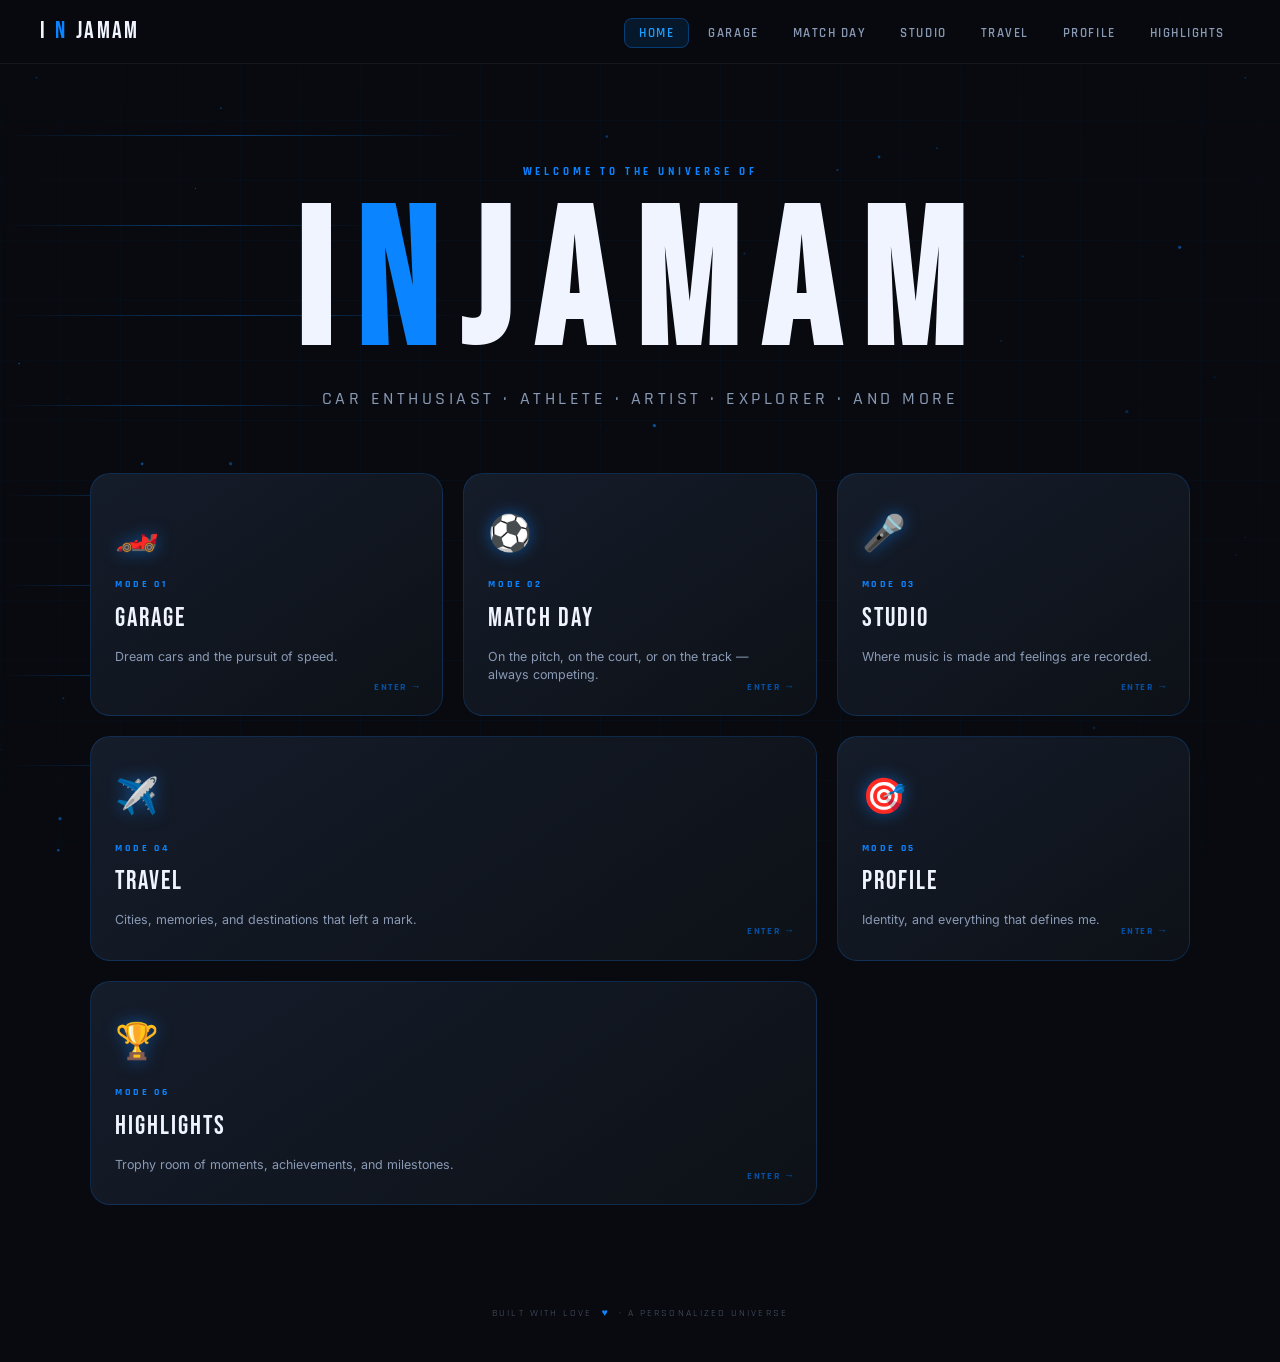
<file: index.html>
<!DOCTYPE html>
<html lang="en">
<head>
  <meta charset="UTF-8"/>
  <meta name="viewport" content="width=device-width, initial-scale=1.0"/>
  <title>INJAMAM — Personal Universe</title><!-- ← Change name -->
  <link rel="stylesheet" href="shared.css"/>
  <style>
    /* ── HOME-SPECIFIC STYLES ── */
    .hero {
      min-height: 100vh;
      display: flex;
      flex-direction: column;
      align-items: center;
      justify-content: center;
      text-align: center;
      padding: 100px 40px 60px;
      position: relative;
    }

    /* Animated speed lines */
    .speed-lines {
      position: fixed; inset: 0; z-index: 0; pointer-events: none; overflow: hidden;
    }
    .speed-line {
      position: absolute; top: 50%;
      height: 1px;
      background: linear-gradient(90deg, transparent, rgba(10,132,255,0.4), transparent);
      animation: speed-pass 4s ease-in-out infinite;
      transform-origin: left center;
    }
    @keyframes speed-pass {
      0%   { left: -100%; width: 30%; opacity: 0; }
      20%  { opacity: 1; }
      80%  { opacity: 1; }
      100% { left: 150%; width: 10%; opacity: 0; }
    }

    .hero-eyebrow {
      font-family: var(--font-ui);
      font-size: 0.7rem;
      font-weight: 700;
      letter-spacing: 0.35em;
      text-transform: uppercase;
      color: var(--blue-core);
      margin-bottom: 20px;
      animation: float-up 0.8s ease forwards;
    }

    .hero-name {
      font-family: var(--font-display);
      font-size: clamp(5rem, 15vw, 12rem);
      letter-spacing: 0.12em;
      line-height: 0.9;
      color: var(--white);
      margin-bottom: 10px;
      animation: float-up 0.8s 0.1s ease both;
      position: relative;
    }
    .hero-name .accent { color: var(--blue-core); }

    .hero-tagline {
      font-family: var(--font-ui);
      font-size: clamp(0.9rem, 2vw, 1.1rem);
      font-weight: 500;
      letter-spacing: 0.2em;
      text-transform: uppercase;
      color: var(--silver);
      margin-bottom: 60px;
      animation: float-up 0.8s 0.2s ease both;
    }

    /* ── MODE CARDS GRID ── */
    .mode-grid {
      display: grid;
      grid-template-columns: repeat(3, 1fr);
      gap: 20px;
      max-width: 1100px;
      width: 100%;
      animation: float-up 0.8s 0.35s ease both;
    }

    .mode-card {
      position: relative;
      border: 1px solid rgba(10,132,255,0.2);
      border-radius: var(--radius-lg);
      background: var(--gradient-card);
      padding: 30px 24px;
      cursor: pointer;
      overflow: hidden;
      transition: transform 0.4s cubic-bezier(.2,.8,.2,1),
                  box-shadow 0.4s ease,
                  border-color 0.4s ease;
      text-align: left;
    }
    .mode-card::before {
      content: '';
      position: absolute; inset: 0;
      background: radial-gradient(ellipse at 30% 30%, rgba(10,132,255,0.12) 0%, transparent 70%);
      opacity: 0; transition: opacity 0.4s;
    }
    .mode-card::after {
      content: '';
      position: absolute; top: 0; left: -100%;
      width: 60%; height: 1px;
      background: linear-gradient(90deg, transparent, var(--blue-core), transparent);
      transition: left 0.5s ease;
    }
    .mode-card:hover { transform: translateY(-8px) scale(1.01); box-shadow: var(--shadow-hover); border-color: rgba(10,132,255,0.6); }
    .mode-card:hover::before { opacity: 1; }
    .mode-card:hover::after  { left: 100%; }

    .mode-card-icon {
      font-size: 2.2rem;
      margin-bottom: 16px;
      display: block;
      filter: drop-shadow(0 0 8px rgba(10,132,255,0.5));
    }
    .mode-card-label {
      font-family: var(--font-ui);
      font-size: 0.65rem;
      font-weight: 700;
      letter-spacing: 0.25em;
      text-transform: uppercase;
      color: var(--blue-core);
      margin-bottom: 6px;
    }
    .mode-card-title {
      font-family: var(--font-display);
      font-size: 1.6rem;
      letter-spacing: 0.08em;
      color: var(--white);
      margin-bottom: 8px;
    }
    .mode-card-sub {
      font-size: 0.78rem;
      color: var(--text-body);
      line-height: 1.5;
    }
    .mode-card-arrow {
      position: absolute; bottom: 20px; right: 20px;
      font-family: var(--font-ui);
      font-size: 0.65rem;
      font-weight: 700;
      letter-spacing: 0.15em;
      text-transform: uppercase;
      color: var(--blue-dim);
      transition: color 0.3s;
    }
    .mode-card:hover .mode-card-arrow { color: var(--blue-glow); }

    /* Wide card spans full width */
    .mode-card.wide { grid-column: span 2; }

    .home-footer {
      padding: 40px;
      text-align: center;
      font-family: var(--font-ui);
      font-size: 0.65rem;
      letter-spacing: 0.2em;
      text-transform: uppercase;
      color: var(--text-muted);
    }

    .footer-heart {
      display: inline-block;
      margin: 0 4px;
      color: var(--blue-core);
      text-decoration: none;
      transition: transform 0.2s ease, color 0.2s ease, text-shadow 0.2s ease;
    }

    .footer-heart:hover {
      color: var(--blue-glow);
      transform: scale(1.15);
      text-shadow: 0 0 10px rgba(10,132,255,0.45);
    }

    @media (max-width: 900px) {
      .mode-grid { grid-template-columns: repeat(2, 1fr); }
      .mode-card.wide { grid-column: span 1; }
    }
    @media (max-width: 600px) {
      .mode-grid { grid-template-columns: 1fr; }
      .hero { padding: 80px 20px 40px; }
    }
  </style>
</head>
<body>

<!-- Background effects -->
<div class="bg-grid"></div>
<canvas id="particles-canvas"></canvas>
<div class="speed-lines" id="speed-lines"></div>

<!-- Navigation -->
<nav class="nav">
  <div class="nav-logo">I<span>N</span>JAMAM</div><!-- ← Edit logo letters -->
  <ul class="nav-links">
    <li><a href="index.html"      class="active">Home</a></li>
    <li><a href="garage.html">Garage</a></li>
    <li><a href="sports.html">Match Day</a></li>
    <li><a href="studio.html">Studio</a></li>
    <li><a href="travel.html">Travel</a></li>
    <li><a href="profile.html">Profile</a></li>
    <li><a href="highlights.html">Highlights</a></li>
  </ul>
  <button class="nav-menu-btn" aria-label="Menu">
    <span></span><span></span><span></span>
  </button>
</nav>

<!-- Hero -->
<div class="page-wrapper">
  <section class="hero">
    <p class="hero-eyebrow">Welcome to the universe of</p>
    <!-- ↓ Edit the name letters below -->
    <h1 class="hero-name">I<span class="accent">N</span>JAMAM</h1>
    <p class="hero-tagline">Car Enthusiast · Athlete · Artist · Explorer · And More</p><!-- ← Edit tagline -->

    <!-- Mode Cards -->
    <div class="mode-grid">

      <a href="garage.html" class="mode-card">
        <span class="mode-card-icon">🏎️</span>
        <div class="mode-card-label">Mode 01</div>
        <div class="mode-card-title">Garage</div>
        <div class="mode-card-sub">Dream cars and the pursuit of speed.</div>
        <div class="mode-card-arrow">Enter →</div>
      </a>

      <a href="sports.html" class="mode-card">
        <span class="mode-card-icon">⚽</span>
        <div class="mode-card-label">Mode 02</div>
        <div class="mode-card-title">Match Day</div>
        <div class="mode-card-sub">On the pitch, on the court, or on the track — always competing.</div>
        <div class="mode-card-arrow">Enter →</div>
      </a>

      <a href="studio.html" class="mode-card">
        <span class="mode-card-icon">🎤</span>
        <div class="mode-card-label">Mode 03</div>
        <div class="mode-card-title">Studio</div>
        <div class="mode-card-sub">Where music is made and feelings are recorded.</div>
        <div class="mode-card-arrow">Enter →</div>
      </a>

      <a href="travel.html" class="mode-card wide">
        <span class="mode-card-icon">✈️</span>
        <div class="mode-card-label">Mode 04</div>
        <div class="mode-card-title">Travel</div>
        <div class="mode-card-sub">Cities, memories, and destinations that left a mark.</div>
        <div class="mode-card-arrow">Enter →</div>
      </a>

      <a href="profile.html" class="mode-card">
        <span class="mode-card-icon">🎯</span>
        <div class="mode-card-label">Mode 05</div>
        <div class="mode-card-title">Profile</div>
        <div class="mode-card-sub">Identity, and everything that defines me.</div>
        <div class="mode-card-arrow">Enter →</div>
      </a>

      <a href="highlights.html" class="mode-card wide">
        <span class="mode-card-icon">🏆</span>
        <div class="mode-card-label">Mode 06</div>
        <div class="mode-card-title">Highlights</div>
        <div class="mode-card-sub">Trophy room of moments, achievements, and milestones.</div>
        <div class="mode-card-arrow">Enter →</div>
      </a>


    </div>
  </section>

  <footer class="home-footer">
    Built with love
    <a href="admin.html" class="footer-heart" aria-label="Open admin">♥</a>
    · A personalized universe
  </footer>
</div>

<script src="data.js"></script>
<script src="scripts.js"></script>
<script>
  // Generate speed lines
  const container = document.getElementById('speed-lines');
  for (let i = 0; i < 8; i++) {
    const line = document.createElement('div');
    line.className = 'speed-line';
    line.style.top  = `${15 + i * 10}%`;
    line.style.width = `${20 + Math.random() * 20}%`;
    line.style.animationDelay = `${i * 0.5}s`;
    line.style.animationDuration = `${3 + Math.random() * 3}s`;
    container.appendChild(line);
  }
</script>
</body>
</html>
</file>
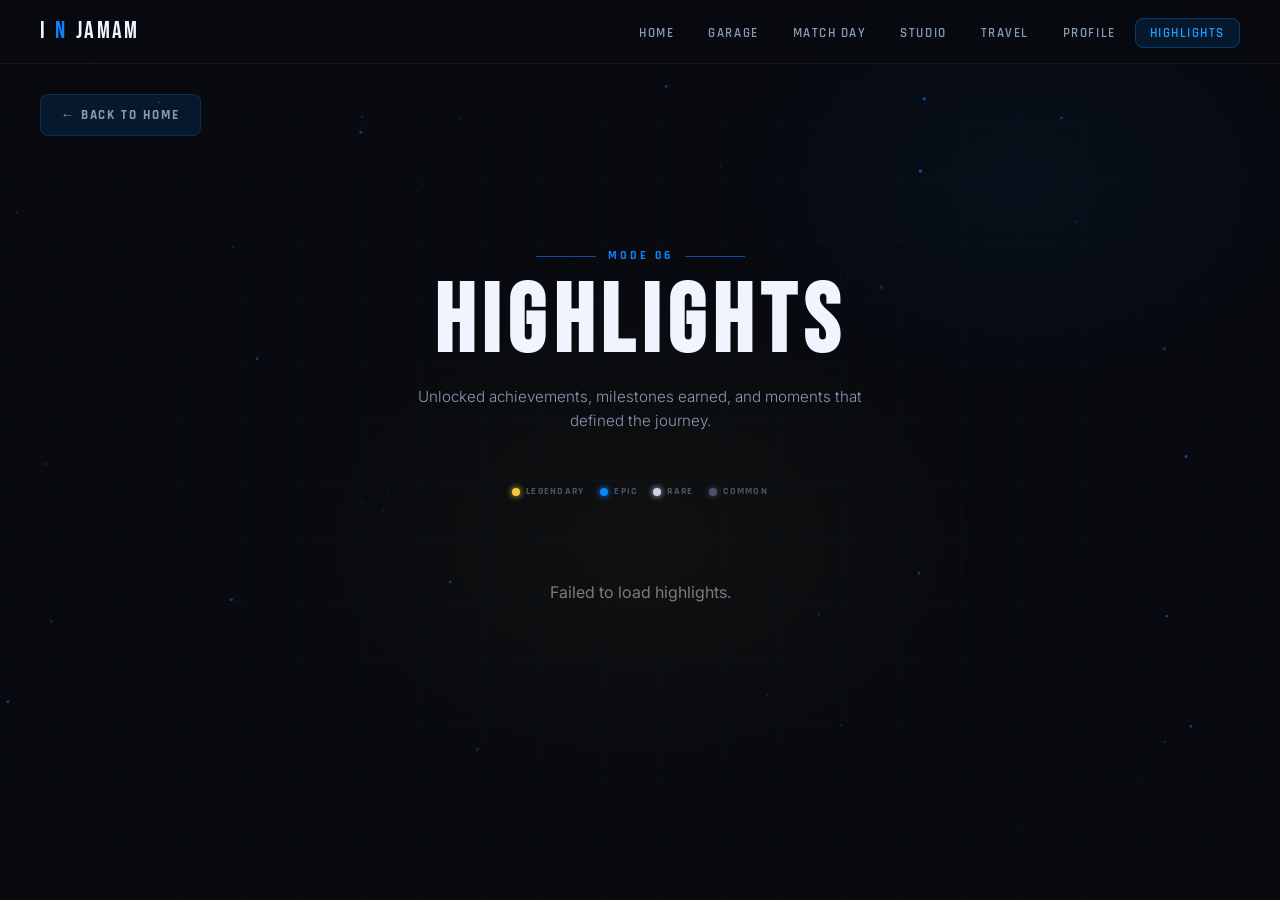
<file: highlights.html>
<!DOCTYPE html>
<html lang="en">
<head>
  <meta charset="UTF-8"/>
  <meta name="viewport" content="width=device-width, initial-scale=1.0"/>
  <title>Highlights — Achievements</title>
  <link rel="stylesheet" href="shared.css"/>
  <style>
    /* ── HIGHLIGHTS-SPECIFIC ── */
    .trophy-bg {
      position: fixed; inset: 0; z-index: 0; pointer-events: none;
      background:
        radial-gradient(ellipse 50% 50% at 50% 60%, rgba(245,200,66,0.04) 0%, transparent 60%),
        radial-gradient(ellipse 40% 40% at 80% 20%, rgba(10,132,255,0.05) 0%, transparent 60%);
    }

    /* Achievement card */
    .achievement-card {
      position: relative;
      border-radius: var(--radius-lg);
      border: 1px solid rgba(255,255,255,0.07);
      background: var(--gradient-card);
      padding: 28px 22px;
      cursor: pointer;
      overflow: hidden;
      transition: transform 0.4s cubic-bezier(.2,.8,.2,1), box-shadow 0.4s, border-color 0.4s;
      text-align: center;
    }
    .achievement-card::before {
      content: '';
      position: absolute; inset: 0;
      background: radial-gradient(ellipse at 50% 30%, var(--rarity-glow, rgba(10,132,255,0.15)) 0%, transparent 70%);
      opacity: 0; transition: opacity 0.4s;
    }
    .achievement-card:hover {
      transform: translateY(-8px);
      border-color: var(--rarity-color, rgba(10,132,255,0.5));
      box-shadow: 0 0 40px var(--rarity-glow, rgba(10,132,255,0.3)), 0 8px 40px rgba(0,0,0,0.7);
    }
    .achievement-card:hover::before { opacity: 1; }

    /* Unlock sweep */
    .achievement-card::after {
      content: '';
      position: absolute; top: 0; left: -100%;
      width: 60%; height: 100%;
      background: linear-gradient(90deg, transparent, rgba(255,255,255,0.04), transparent);
      transition: left 0.6s ease;
    }
    .achievement-card:hover::after { left: 150%; }

    .achievement-icon {
      font-size: 2.8rem;
      margin-bottom: 14px;
      display: block;
      filter: drop-shadow(0 0 12px var(--rarity-glow, rgba(10,132,255,0.5)));
      transition: transform 0.3s;
    }
    .achievement-card:hover .achievement-icon { transform: scale(1.15); }

    .rarity-label {
      font-family: var(--font-ui);
      font-size: 0.6rem;
      font-weight: 700;
      letter-spacing: 0.2em;
      text-transform: uppercase;
      color: var(--rarity-color, var(--blue-core));
      margin-bottom: 6px;
      display: block;
    }
    .achievement-title {
      font-family: var(--font-ui);
      font-size: 1.1rem;
      font-weight: 700;
      letter-spacing: 0.06em;
      color: var(--white);
      margin-bottom: 4px;
    }
    .achievement-sub {
      font-family: var(--font-ui);
      font-size: 0.65rem;
      font-weight: 600;
      letter-spacing: 0.15em;
      text-transform: uppercase;
      color: var(--text-muted);
      margin-bottom: 10px;
    }
    .achievement-desc {
      font-size: 0.82rem;
      color: var(--text-body);
      line-height: 1.6;
    }

    /* Rarity border glow bottom line */
    .rarity-bar {
      position: absolute; bottom: 0; left: 0; right: 0;
      height: 2px;
      background: var(--rarity-color, var(--blue-core));
      box-shadow: 0 0 10px var(--rarity-color, var(--blue-core));
      opacity: 0.7;
    }

    /* Legend at top */
    .rarity-legend {
      display: flex; gap: 16px; flex-wrap: wrap;
      justify-content: center;
      margin: 0 40px 40px;
    }
    .rarity-dot {
      display: flex; align-items: center; gap: 6px;
      font-family: var(--font-ui);
      font-size: 0.65rem;
      font-weight: 700;
      letter-spacing: 0.12em;
      text-transform: uppercase;
      color: var(--text-muted);
    }
    .rarity-dot::before {
      content: '';
      width: 8px; height: 8px; border-radius: 50%;
      background: var(--dot-color);
      box-shadow: 0 0 6px var(--dot-color);
    }

    @media (max-width: 768px) {
      .card-grid {
        grid-template-columns: repeat(3, minmax(0, 1fr)) !important;
        gap: 10px;
      }

      .achievement-card {
        padding: 16px 10px;
        border-radius: 14px;
      }

      .achievement-icon {
        font-size: 1.55rem;
        margin-bottom: 8px;
      }

      .rarity-label {
        font-size: 0.42rem;
        letter-spacing: 0.12em;
        margin-bottom: 4px;
      }

      .achievement-title {
        font-size: 0.72rem;
        line-height: 1.15;
        margin-bottom: 4px;
      }

      .achievement-sub {
        font-size: 0.42rem;
        letter-spacing: 0.08em;
        margin-bottom: 6px;
      }

      .achievement-desc {
        font-size: 0.58rem;
        line-height: 1.35;
      }

      .rarity-legend {
        margin: 0 20px 22px;
        gap: 10px;
      }

      .rarity-dot {
        font-size: 0.46rem;
        letter-spacing: 0.08em;
        gap: 4px;
      }

      .rarity-dot::before {
        width: 6px;
        height: 6px;
      }
    }

    @media (max-width: 480px) {
      .card-grid {
        grid-template-columns: repeat(3, minmax(0, 1fr)) !important;
        gap: 8px;
      }

      .achievement-card {
        padding: 14px 8px;
        border-radius: 12px;
      }

      .achievement-icon {
        font-size: 1.3rem;
        margin-bottom: 6px;
      }

      .rarity-label {
        font-size: 0.38rem;
        letter-spacing: 0.1em;
      }

      .achievement-title {
        font-size: 0.64rem;
      }

      .achievement-sub {
        font-size: 0.36rem;
        margin-bottom: 5px;
      }

      .achievement-desc {
        font-size: 0.52rem;
        line-height: 1.28;
      }
    }

  </style>
</head>
<body>
<div class="bg-grid"></div>
<div class="trophy-bg"></div>
<canvas id="particles-canvas"></canvas>

<nav class="nav">
  <a class="nav-logo" href="index.html">I<span>N</span>JAMAM</a>
  <ul class="nav-links">
    <li><a href="index.html">Home</a></li>
    <li><a href="garage.html">Garage</a></li>
    <li><a href="sports.html">Match Day</a></li>
    <li><a href="studio.html">Studio</a></li>
    <li><a href="travel.html">Travel</a></li>
    <li><a href="profile.html">Profile</a></li>
    <li><a href="highlights.html" class="active">Highlights</a></li>
  </ul>
  <button class="nav-menu-btn"><span></span><span></span><span></span></button>
</nav>

<div class="page-wrapper">
  <a class="back-btn" href="index.html">← Back to Home</a>

  <div class="section-header">
    <div class="section-eyebrow">Mode 06</div>
    <h1 class="section-title">HIGHLIGHTS</h1>
    <p class="section-subtitle">Unlocked achievements, milestones earned, and moments that defined the journey.</p>
  </div>

  <!-- Rarity legend -->
  <div class="rarity-legend">
    <div class="rarity-dot" style="--dot-color:#f5c842">Legendary</div>
    <div class="rarity-dot" style="--dot-color:#0a84ff">Epic</div>
    <div class="rarity-dot" style="--dot-color:#c8d4e8">Rare</div>
    <div class="rarity-dot" style="--dot-color:#4a5568">Common</div>
  </div>

  <div class="card-grid" id="highlights-grid"
    style="grid-template-columns: repeat(auto-fill, minmax(240px, 1fr));">
  </div>
</div>

<script src="data.js"></script>
<script src="db.js"></script>
<script src="scripts.js"></script>
<script>
const RARITY = {
  Legendary: { color: '#f5c842', glow: 'rgba(245,200,66,0.25)' },
  Epic:      { color: '#0a84ff', glow: 'rgba(10,132,255,0.25)' },
  Rare:      { color: '#c8d4e8', glow: 'rgba(200,212,232,0.15)' },
  Common:    { color: '#4a5568', glow: 'rgba(74,85,104,0.15)' },
};

const grid = document.getElementById('highlights-grid');

async function initHighlights(){
  try{
    const highlightsList = (window.DB && DB.getHighlights)
      ? await DB.getHighlights()
      : highlightsData;

    grid.innerHTML = '';

    highlightsList.forEach((item, i) => {
      const r = RARITY[item.rarity] || RARITY.Common;
      const card = document.createElement('div');
      card.className = 'achievement-card';
      card.style.cssText = `
        --rarity-color: ${r.color};
        --rarity-glow: ${r.glow};
        animation: float-up 0.5s ${i * 0.07}s ease both;
        opacity: 0;
      `;
      card.innerHTML = `
        <div class="rarity-bar"></div>
        <span class="achievement-icon">${item.icon}</span>
        <span class="rarity-label">${item.rarity}</span>
        <div class="achievement-title">${item.title}</div>
        <div class="achievement-sub">${item.subtitle}</div>
        <div class="achievement-desc">${item.description}</div>
      `;
      grid.appendChild(card);
    });
  }catch(err){
    console.error(err);
    grid.innerHTML = '<div style="color:rgba(255,255,255,.45);padding:40px 20px;grid-column:1/-1;text-align:center;">Failed to load highlights.</div>';
  }
}

initHighlights();
</script>
</body>
</html>
</file>
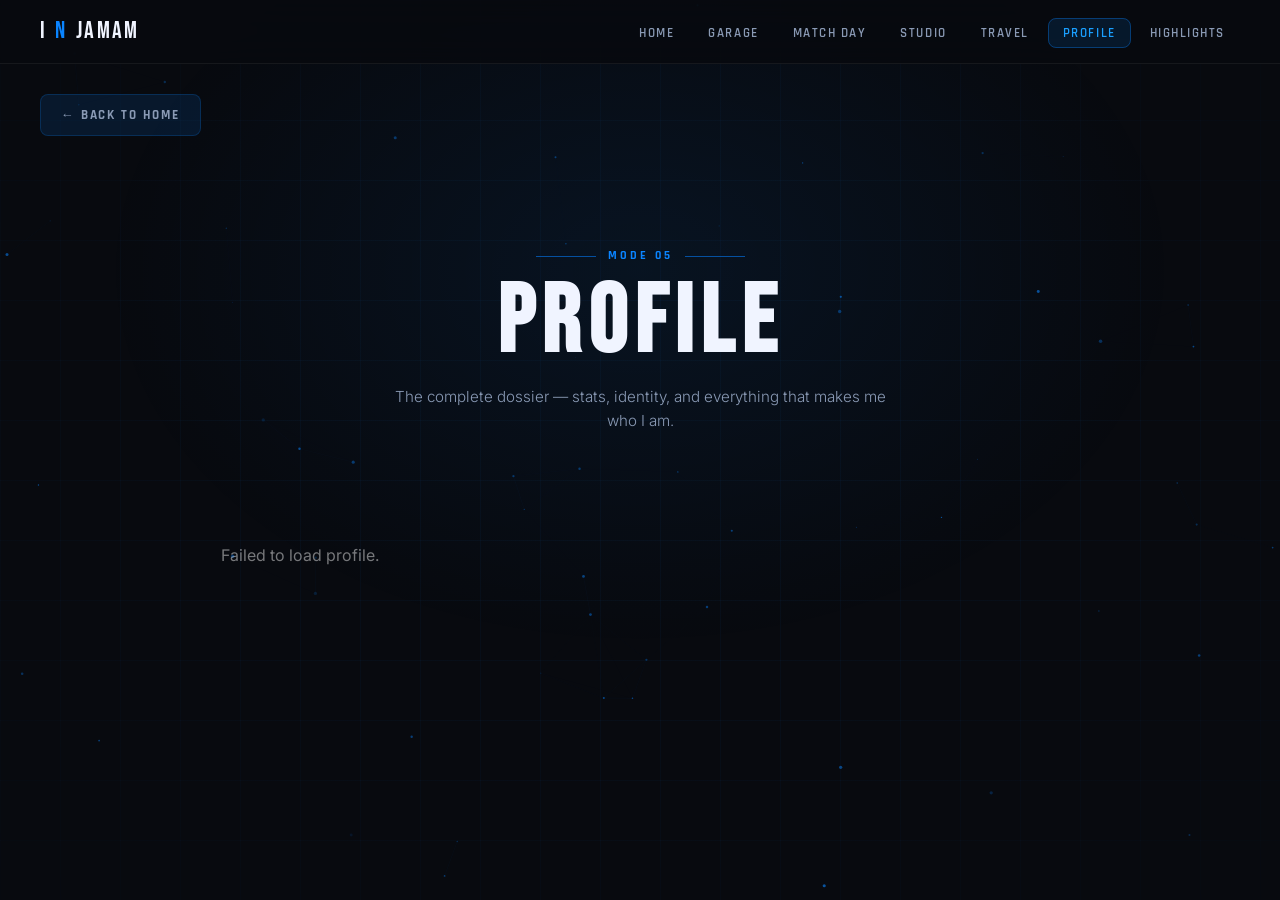
<file: profile.html>
<!DOCTYPE html>
<html lang="en">
<head>
  <meta charset="UTF-8"/>
  <meta name="viewport" content="width=device-width, initial-scale=1.0"/>
  <title>Profile Mode — Stats Dashboard</title>
  <link rel="stylesheet" href="shared.css"/>
  <style>
    /* ── PROFILE-SPECIFIC ── */
    .profile-bg {
      position: fixed; inset: 0; z-index: 0; pointer-events: none;
      background: radial-gradient(ellipse 60% 60% at 50% 30%, rgba(10,132,255,0.08) 0%, transparent 70%);
    }

    .profile-layout {
      max-width: 1100px;
      margin: 0 auto;
      padding: 20px 40px 80px;
      display: grid;
      grid-template-columns: 340px 1fr;
      gap: 30px;
    }

    /* ── PROFILE CARD ── */
    .profile-card {
      background: var(--gradient-card);
      border: var(--border-card);
      border-radius: var(--radius-xl);
      overflow: hidden;
      box-shadow: var(--shadow-card);
      position: sticky;
      top: 90px;
      height: fit-content;
    }
    .profile-card-photo-wrap {
      position: relative;
      width: 100%;
      aspect-ratio: 3/4;
      overflow: hidden;
    }
    .profile-card-photo {
      width: 100%; height: 100%;
      object-fit: cover;
      object-position: top;
      transition: transform 0.6s ease;
    }
    .profile-card:hover .profile-card-photo { transform: scale(1.04); }
    .profile-photo-overlay {
      position: absolute; inset: 0;
      background: linear-gradient(to top, var(--gradient-card) 0%, transparent 55%);
    }
    .profile-card-info {
      padding: 20px 22px 24px;
    }
    .profile-name {
      font-family: var(--font-display);
      font-size: 2rem;
      letter-spacing: 0.1em;
      color: var(--white);
      margin-bottom: 2px;
    }
    .profile-nickname {
      font-family: var(--font-ui);
      font-size: 0.72rem;
      font-weight: 600;
      letter-spacing: 0.2em;
      text-transform: uppercase;
      color: var(--blue-core);
      margin-bottom: 12px;
    }
    .profile-tagline {
      font-size: 0.85rem;
      color: var(--text-body);
      line-height: 1.6;
      border-left: 2px solid var(--blue-core);
      padding-left: 12px;
      margin-bottom: 18px;
    }
    .profile-fav-list {
      list-style: none;
      display: flex; flex-direction: column; gap: 10px;
    }
    .profile-fav-list li {
      display: flex; align-items: baseline; gap: 10px;
    }
    .fav-label {
      font-family: var(--font-ui);
      font-size: 0.6rem;
      font-weight: 700;
      letter-spacing: 0.18em;
      text-transform: uppercase;
      color: var(--text-muted);
      min-width: 90px;
    }
    .fav-val {
      font-family: var(--font-ui);
      font-size: 0.82rem;
      font-weight: 600;
      color: var(--silver-light);
    }

    /* ── RIGHT SIDE ── */
    .profile-right { display: flex; flex-direction: column; gap: 24px; }

    .panel {
      background: var(--gradient-card);
      border: var(--border-card);
      border-radius: var(--radius-lg);
      padding: 26px 28px;
    }
    .panel-title {
      font-family: var(--font-ui);
      font-size: 0.7rem;
      font-weight: 700;
      letter-spacing: 0.22em;
      text-transform: uppercase;
      color: var(--blue-core);
      margin-bottom: 18px;
      display: flex; align-items: center; gap: 10px;
    }
    .panel-title::after {
      content: ''; flex: 1;
      height: 1px;
      background: linear-gradient(90deg, var(--blue-dim), transparent);
    }

    .bio-text {
      font-size: 0.95rem;
      color: var(--text-body);
      line-height: 1.8;
    }

    /* Radar chart simulation using CSS */
    .stat-bars { display: flex; flex-direction: column; gap: 14px; }

    /* Quote */
    .quote-box {
      background: var(--blue-subtle);
      border: 1px solid var(--blue-border);
      border-radius: var(--radius-md);
      padding: 20px 24px;
      position: relative;
    }
    .quote-box::before {
      content: '"';
      position: absolute; top: -10px; left: 18px;
      font-family: var(--font-display);
      font-size: 4rem;
      color: var(--blue-core);
      line-height: 1;
      opacity: 0.5;
    }
    .quote-text {
      font-family: var(--font-ui);
      font-size: 1rem;
      font-weight: 500;
      font-style: italic;
      color: var(--white);
      line-height: 1.6;
    }

    @media (max-width: 900px) {
      .profile-layout { grid-template-columns: 1fr; padding: 20px; }
      .profile-card { position: static; }
    }
  </style>
</head>
<body>
<div class="bg-grid"></div>
<div class="profile-bg"></div>
<canvas id="particles-canvas"></canvas>

<nav class="nav">
  <a class="nav-logo" href="index.html">I<span>N</span>JAMAM</a>
  <ul class="nav-links">
    <li><a href="index.html">Home</a></li>
    <li><a href="garage.html">Garage</a></li>
    <li><a href="sports.html">Match Day</a></li>
    <li><a href="studio.html">Studio</a></li>
    <li><a href="travel.html">Travel</a></li>
    <li><a href="profile.html" class="active">Profile</a></li>
    <li><a href="highlights.html">Highlights</a></li>
  </ul>
  <button class="nav-menu-btn"><span></span><span></span><span></span></button>
</nav>

<div class="page-wrapper">
  <a class="back-btn" href="index.html">← Back to Home</a>

  <div class="section-header">
    <div class="section-eyebrow">Mode 05</div>
    <h1 class="section-title">PROFILE</h1>
    <p class="section-subtitle">The complete dossier — stats, identity, and everything that makes me who I am.</p>
  </div>

  <div class="profile-layout" id="profile-layout">
    <!-- Filled by JS -->
  </div>
</div>

<script src="data.js"></script>
<script src="db.js"></script>
<script src="scripts.js"></script>
<script>
const layout = document.getElementById('profile-layout');

async function initProfile(){
  try{
    const p = (window.DB && DB.getProfile) ? await DB.getProfile() : profileData;

    layout.innerHTML = `
      <!-- LEFT: Profile card -->
      <div class="profile-card fade-in">
        <div class="profile-card-photo-wrap">
          <img class="profile-card-photo" src="${p.profileImage}" alt="${p.name}"/>
          <div class="profile-photo-overlay"></div>
        </div>
        <div class="profile-card-info">
          <div class="profile-name">${p.name}</div>
          <div class="profile-nickname">${p.nickname}</div>
          <div class="profile-tagline">${p.tagline}</div>
          <ul class="profile-fav-list">
            <li><span class="fav-label">Team</span><span class="fav-val">${p.favoriteTeam}</span></li>
            <li><span class="fav-label">Car</span><span class="fav-val">${p.favoriteCar}</span></li>
            <li><span class="fav-label">Genre</span><span class="fav-val">${p.favoriteGenre}</span></li>
            <li><span class="fav-label">Destination</span><span class="fav-val">${p.favoritePlace}</span></li>
          </ul>
        </div>
      </div>

      <!-- RIGHT: Stats and bio -->
      <div class="profile-right">
        <div class="panel fade-in" style="animation-delay:.1s">
          <div class="panel-title">Biography</div>
          <div class="bio-text">${p.bio}</div>
        </div>

        <div class="panel fade-in" style="animation-delay:.2s">
          <div class="panel-title">Stat Sheet</div>
          <div class="stat-bars">
            ${(p.stats || []).map(s => `
              <div class="stat-bar-wrap">
                <div class="stat-bar-label">
                  <span>${s.label}</span>
                  <span>${s.value}</span>
                </div>
                <div class="stat-bar-track">
                  <div class="stat-bar-fill" data-value="${s.value}"></div>
                </div>
              </div>
            `).join('')}
          </div>
        </div>

        <div class="panel fade-in" style="animation-delay:.3s">
          <div class="panel-title">Signature Quote</div>
          <div class="quote-box">
            <div class="quote-text">${p.favoriteQuote}</div>
          </div>
        </div>
      </div>
    `;

    setTimeout(() => animateStatBars(), 300);
  }catch(err){
    console.error(err);
    layout.innerHTML = '<div style="color:rgba(255,255,255,.45);padding:40px 20px;text-align:center;">Failed to load profile.</div>';
  }
}

initProfile();
</script>
</body>
</html>
</file>
<file: shared.css>
/* ============================================================
   SHARED.CSS — MASTER STYLESHEET
   Edit CSS variables at the top to change the global theme.
   ============================================================ */

/* ─── GOOGLE FONTS ─────────────────────────────────────────── */
@import url('https://fonts.googleapis.com/css2?family=Rajdhani:wght@400;500;600;700&family=Bebas+Neue&family=Inter:wght@300;400;500;600&display=swap');

/* ─── CSS VARIABLES ─────────────────────────────────────────── */
:root {
  /* Core colors — change these to retheme the whole site */
  --bg-primary:    #080a0f;
  --bg-secondary:  #0d1117;
  --bg-card:       #111620;
  --bg-card-hover: #151c2a;
  --bg-modal:      #0c1119;

  --blue-core:     #0a84ff;
  --blue-glow:     #1a9fff;
  --blue-dim:      #0550a0;
  --blue-subtle:   rgba(10, 132, 255, 0.12);
  --blue-border:   rgba(10, 132, 255, 0.35);

  --silver:        #8a9ab5;
  --silver-light:  #c8d4e8;
  --white:         #f0f4ff;
  --text-muted:    #4a5568;
  --text-body:     #8a9ab5;

  --gradient-blue: linear-gradient(135deg, #0a84ff 0%, #005dc8 100%);
  --gradient-dark: linear-gradient(180deg, #111620 0%, #080a0f 100%);
  --gradient-card: linear-gradient(145deg, #151c2a 0%, #0d1117 100%);
  --gradient-glow: radial-gradient(ellipse at center, rgba(10,132,255,0.15) 0%, transparent 70%);

  --border-card:   1px solid rgba(10, 132, 255, 0.2);
  --border-subtle: 1px solid rgba(255,255,255,0.06);

  --radius-sm:  8px;
  --radius-md:  14px;
  --radius-lg:  20px;
  --radius-xl:  28px;

  --shadow-blue: 0 0 30px rgba(10,132,255,0.25), 0 4px 24px rgba(0,0,0,0.6);
  --shadow-card: 0 4px 32px rgba(0,0,0,0.5);
  --shadow-hover:0 0 50px rgba(10,132,255,0.4), 0 8px 40px rgba(0,0,0,0.7);

  /* Typography */
  --font-display: 'Bebas Neue', sans-serif;
  --font-ui:      'Rajdhani', sans-serif;
  --font-body:    'Inter', sans-serif;
}

/* ─── RESET & BASE ──────────────────────────────────────────── */
*, *::before, *::after { box-sizing: border-box; margin: 0; padding: 0; }

html { scroll-behavior: smooth; font-size: 16px; }

body {
  background: var(--bg-primary);
  color: var(--white);
  font-family: var(--font-body);
  line-height: 1.6;
  overflow-x: hidden;
  -webkit-font-smoothing: antialiased;
}

img { display: block; max-width: 100%; }
a   { text-decoration: none; color: inherit; }
button { cursor: pointer; border: none; background: none; font-family: inherit; }

/* ─── SCROLLBAR ─────────────────────────────────────────────── */
::-webkit-scrollbar { width: 5px; }
::-webkit-scrollbar-track { background: var(--bg-primary); }
::-webkit-scrollbar-thumb { background: var(--blue-dim); border-radius: 3px; }

/* ─── BACKGROUND GRID ───────────────────────────────────────── */
.bg-grid {
  position: fixed; inset: 0; z-index: 0; pointer-events: none;
  background-image:
    linear-gradient(rgba(10,132,255,0.04) 1px, transparent 1px),
    linear-gradient(90deg, rgba(10,132,255,0.04) 1px, transparent 1px);
  background-size: 60px 60px;
  mask-image: radial-gradient(ellipse 80% 80% at 50% 50%, black 40%, transparent 100%);
}

/* ─── PARTICLES CANVAS ──────────────────────────────────────── */
#particles-canvas {
  position: fixed; inset: 0; z-index: 0; pointer-events: none;
}

/* ─── NAV ───────────────────────────────────────────────────── */
.nav {
  position: fixed; top: 0; left: 0; right: 0; z-index: 100;
  display: flex; align-items: center; justify-content: space-between;
  padding: 0 40px;
  height: 64px;
  background: rgba(8, 10, 15, 0.85);
  backdrop-filter: blur(20px);
  border-bottom: var(--border-subtle);
}

.nav-logo {
  font-family: var(--font-display);
  font-size: 1.5rem;
  letter-spacing: 0.1em;
  color: var(--white);
  display: flex; align-items: center; gap: 8px;
}
.nav-logo span { color: var(--blue-core); }

.nav-links {
  display: flex; gap: 4px; list-style: none;
}
.nav-links a {
  font-family: var(--font-ui);
  font-size: 0.8rem;
  font-weight: 600;
  letter-spacing: 0.12em;
  text-transform: uppercase;
  color: var(--text-body);
  padding: 6px 14px;
  border-radius: var(--radius-sm);
  border: 1px solid transparent;
  transition: all 0.25s ease;
}
.nav-links a:hover, .nav-links a.active {
  color: var(--blue-glow);
  border-color: var(--blue-border);
  background: var(--blue-subtle);
}

.nav-menu-btn {
  display: none;
  flex-direction: column; gap: 4px;
  padding: 8px;
}
.nav-menu-btn span {
  display: block; width: 22px; height: 2px;
  background: var(--white); border-radius: 2px;
  transition: all 0.3s;
}

/* ─── PAGE WRAPPER ──────────────────────────────────────────── */
.page-wrapper {
  position: relative; z-index: 1;
  min-height: 100vh;
  padding-top: 64px;
}

/* ─── SECTION HEADER ────────────────────────────────────────── */
.section-header {
  text-align: center;
  padding: 80px 40px 50px;
}
.section-eyebrow {
  font-family: var(--font-ui);
  font-size: 0.75rem;
  font-weight: 700;
  letter-spacing: 0.25em;
  text-transform: uppercase;
  color: var(--blue-core);
  margin-bottom: 12px;
  display: flex; align-items: center; justify-content: center; gap: 12px;
}
.section-eyebrow::before, .section-eyebrow::after {
  content: ''; flex: 1; max-width: 60px;
  height: 1px; background: var(--blue-dim);
}
.section-title {
  font-family: var(--font-display);
  font-size: clamp(3rem, 8vw, 6rem);
  letter-spacing: 0.08em;
  line-height: 0.95;
  color: var(--white);
}
.section-subtitle {
  font-size: 0.95rem;
  color: var(--text-body);
  max-width: 500px;
  margin: 16px auto 0;
  font-weight: 300;
}

/* ─── CARD GRID ─────────────────────────────────────────────── */
.card-grid {
  display: grid;
  grid-template-columns: repeat(auto-fill, minmax(300px, 1fr));
  gap: 24px;
  padding: 0 40px 80px;
  max-width: 1400px;
  margin: 0 auto;
}

/* ─── BASE CARD ─────────────────────────────────────────────── */
.base-card {
  position: relative;
  border-radius: var(--radius-lg);
  border: var(--border-card);
  background: var(--gradient-card);
  overflow: hidden;
  cursor: pointer;
  transition: transform 0.35s cubic-bezier(.2,.8,.2,1),
              box-shadow 0.35s ease,
              border-color 0.35s ease;
}
.base-card:hover {
  transform: translateY(-6px);
  box-shadow: var(--shadow-hover);
  border-color: rgba(10,132,255,0.6);
}
.base-card::before {
  content: '';
  position: absolute; inset: 0;
  background: var(--gradient-glow);
  opacity: 0;
  transition: opacity 0.4s;
  pointer-events: none;
}
.base-card:hover::before { opacity: 1; }

.card-cover {
  width: 100%;
  aspect-ratio: 16/9;
  object-fit: cover;
  display: block;
}
.card-cover-placeholder {
  width: 100%;
  aspect-ratio: 16/9;
  background: linear-gradient(135deg, #111620, #0d1117);
  display: flex; align-items: center; justify-content: center;
  font-size: 3rem;
}
.card-body { padding: 18px 20px 20px; }
.card-eyebrow {
  font-family: var(--font-ui);
  font-size: 0.65rem;
  font-weight: 700;
  letter-spacing: 0.2em;
  text-transform: uppercase;
  color: var(--blue-core);
  margin-bottom: 6px;
}
.card-title {
  font-family: var(--font-ui);
  font-size: 1.3rem;
  font-weight: 700;
  letter-spacing: 0.05em;
  color: var(--white);
  margin-bottom: 4px;
}
.card-sub {
  font-size: 0.82rem;
  color: var(--text-body);
}

/* ─── MODAL OVERLAY ─────────────────────────────────────────── */
.modal-overlay {
  position: fixed; inset: 0; z-index: 200;
  background: rgba(0,0,0,0.85);
  backdrop-filter: blur(12px);
  display: flex; align-items: center; justify-content: center;
  opacity: 0; pointer-events: none;
  transition: opacity 0.3s ease;
  padding: 20px;
}
.modal-overlay.active {
  opacity: 1; pointer-events: all;
}
.modal-panel {
  position: relative;
  background: var(--bg-modal);
  border: var(--border-card);
  border-radius: var(--radius-xl);
  max-width: 780px;
  width: 100%;
  max-height: 90vh;
  overflow-y: auto;
  transform: translateY(30px) scale(0.97);
  transition: transform 0.35s cubic-bezier(.2,.8,.2,1);
  box-shadow: var(--shadow-blue);
}
.modal-overlay.active .modal-panel {
  transform: translateY(0) scale(1);
}
.modal-close {
  position: absolute; top: 16px; right: 16px; z-index: 10;
  width: 36px; height: 36px; border-radius: 50%;
  background: rgba(255,255,255,0.08);
  border: 1px solid rgba(255,255,255,0.12);
  color: var(--white);
  font-size: 1.1rem;
  display: flex; align-items: center; justify-content: center;
  transition: all 0.2s;
}
.modal-close:hover {
  background: rgba(10,132,255,0.2);
  border-color: var(--blue-core);
}

/* ─── STAT BAR ──────────────────────────────────────────────── */
.stat-bar-wrap { margin-bottom: 12px; }
.stat-bar-label {
  display: flex; justify-content: space-between;
  font-family: var(--font-ui);
  font-size: 0.75rem;
  font-weight: 600;
  letter-spacing: 0.1em;
  text-transform: uppercase;
  color: var(--silver);
  margin-bottom: 5px;
}
.stat-bar-track {
  height: 4px;
  background: rgba(255,255,255,0.06);
  border-radius: 4px;
  overflow: hidden;
}
.stat-bar-fill {
  height: 100%;
  background: var(--gradient-blue);
  border-radius: 4px;
  width: 0%;
  transition: width 1s cubic-bezier(.2,.8,.2,1);
  box-shadow: 0 0 8px var(--blue-core);
}

/* ─── BADGE ─────────────────────────────────────────────────── */
.badge {
  display: inline-block;
  font-family: var(--font-ui);
  font-size: 0.65rem;
  font-weight: 700;
  letter-spacing: 0.15em;
  text-transform: uppercase;
  padding: 3px 10px;
  border-radius: 20px;
  border: 1px solid;
}
.badge-blue   { color: var(--blue-glow);   border-color: var(--blue-dim);   background: var(--blue-subtle); }
.badge-gold   { color: #f5c842;            border-color: #7a6010;           background: rgba(245,200,66,.1); }
.badge-silver { color: var(--silver-light);border-color: #445;              background: rgba(200,212,232,.07); }
.badge-green  { color: #30d68a;            border-color: #0d5e35;           background: rgba(48,214,138,.1); }

/* ─── GLOW LINE ─────────────────────────────────────────────── */
.glow-line {
  height: 1px;
  background: linear-gradient(90deg, transparent, var(--blue-core), transparent);
  margin: 0 auto;
  opacity: 0.5;
}

/* ─── BACK BTN ──────────────────────────────────────────────── */
.back-btn {
  display: inline-flex; align-items: center; gap: 8px;
  font-family: var(--font-ui);
  font-size: 0.8rem;
  font-weight: 700;
  letter-spacing: 0.15em;
  text-transform: uppercase;
  color: var(--text-body);
  padding: 10px 20px;
  border: var(--border-card);
  border-radius: var(--radius-sm);
  background: var(--blue-subtle);
  margin: 30px 40px;
  transition: all 0.25s;
}
.back-btn:hover { color: var(--blue-glow); border-color: var(--blue-border); }

/* ─── PHOTO GALLERY GRID ────────────────────────────────────── */
.photo-gallery {
  display: grid;
  grid-template-columns: repeat(auto-fill, minmax(200px, 1fr));
  gap: 10px;
}
.photo-gallery img {
  width: 100%; aspect-ratio: 4/3;
  object-fit: cover;
  border-radius: var(--radius-sm);
  border: var(--border-subtle);
}

/* ─── SCAN LINE ANIMATION ───────────────────────────────────── */
@keyframes scanline {
  0%   { transform: translateY(-100%); }
  100% { transform: translateY(200%); }
}
.scanline-effect {
  position: absolute; inset: 0;
  overflow: hidden; pointer-events: none;
}
.scanline-effect::after {
  content: '';
  position: absolute; top: 0; left: 0; right: 0;
  height: 40%;
  background: linear-gradient(180deg, transparent, rgba(10,132,255,0.04) 50%, transparent);
  animation: scanline 4s linear infinite;
}

/* ─── PULSE KEYFRAME ────────────────────────────────────────── */
@keyframes pulse-glow {
  0%, 100% { box-shadow: 0 0 15px rgba(10,132,255,0.3); }
  50%       { box-shadow: 0 0 35px rgba(10,132,255,0.7); }
}
@keyframes float-up {
  0%   { opacity: 0; transform: translateY(30px); }
  100% { opacity: 1; transform: translateY(0); }
}
@keyframes border-trace {
  0%   { background-position: 0% 50%; }
  100% { background-position: 200% 50%; }
}
@keyframes spin-disc {
  from { transform: rotate(0deg); }
  to   { transform: rotate(360deg); }
}
@keyframes eq-bar {
  0%, 100% { height: 4px; }
  50%       { height: 20px; }
}

/* ─── UTILITY ───────────────────────────────────────────────── */
.flex { display: flex; }
.flex-center { display: flex; align-items: center; justify-content: center; }
.gap-8  { gap: 8px; }
.gap-16 { gap: 16px; }
.mt-8   { margin-top: 8px; }
.mt-16  { margin-top: 16px; }
.mt-24  { margin-top: 24px; }
.fade-in { animation: float-up 0.6s ease forwards; }

/* ─── RESPONSIVE ────────────────────────────────────────────── */
@media (max-width: 768px) {
  .nav-links { display: none; }
  .nav-links.open {
    display: flex; flex-direction: column;
    position: fixed; top: 64px; left: 0; right: 0;
    background: rgba(8,10,15,0.97);
    padding: 20px;
    border-bottom: var(--border-subtle);
    gap: 8px;
  }
  .nav-menu-btn { display: flex; }
  .card-grid { grid-template-columns: 1fr; padding: 0 20px 60px; }
  .section-header { padding: 60px 20px 40px; }
  .back-btn { margin: 20px; }
  .modal-panel { border-radius: var(--radius-md); }
  .nav { padding: 0 20px; }
}
@media (max-width: 480px) {
  .card-grid { grid-template-columns: 1fr; }
}
</file>
